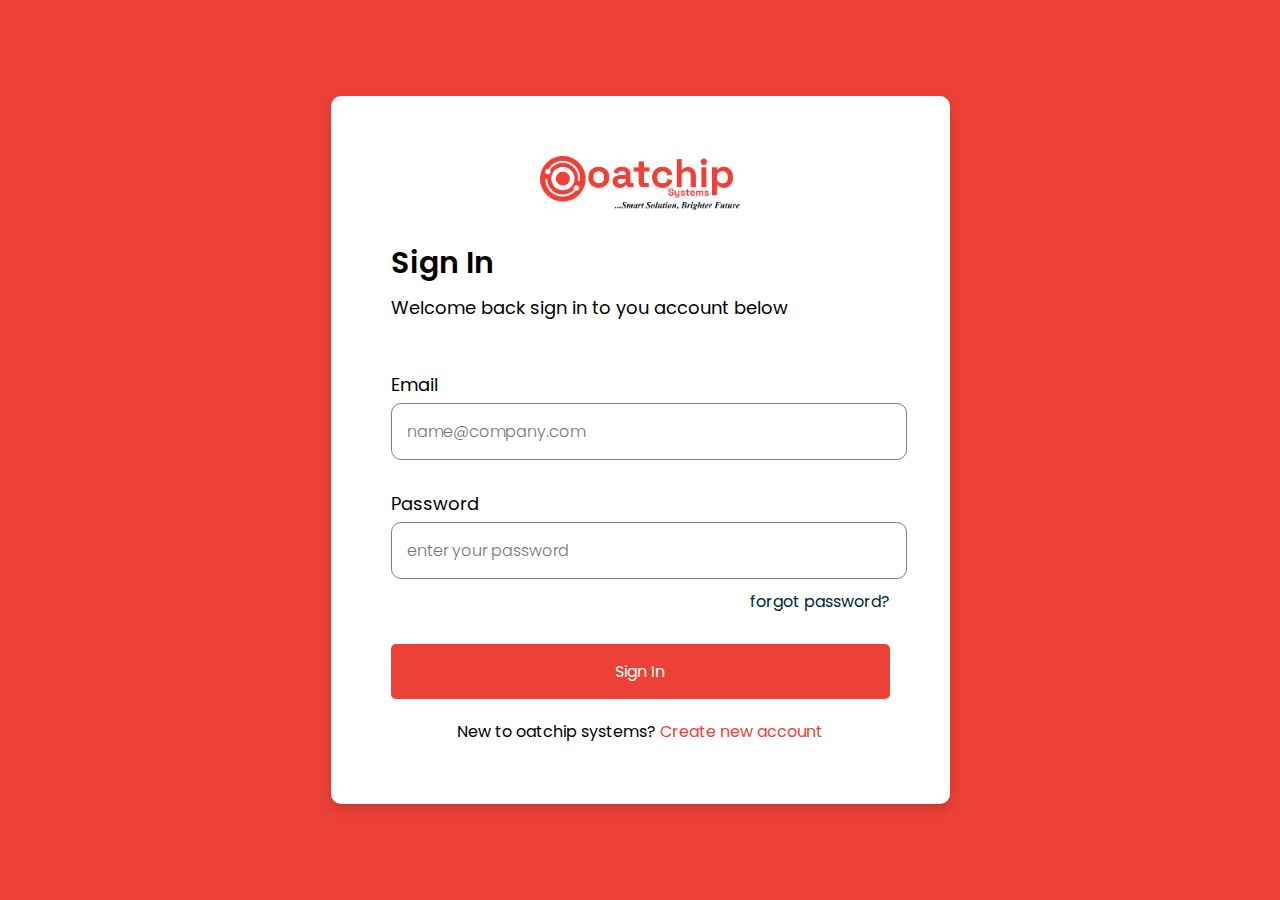
<file: index.html>
<!DOCTYPE html>
<html lang="en">

<head>
    <meta charset="UTF-8">
    <meta http-equiv="X-UA-Compatible" content="IE=edge">
    <meta name="viewport" content="width=device-width, initial-scale=1.0">
    <link rel="stylesheet" href="./css/style.css">
    <link rel="preconnect" href="https://fonts.googleapis.com">
    <link rel="preconnect" href="https://fonts.gstatic.com" crossorigin>
    <link
        href="https://fonts.googleapis.com/css2?family=Nunito+Sans:ital,opsz,wght@0,6..12,200;0,6..12,300;0,6..12,400;0,6..12,500;0,6..12,600;0,6..12,700;0,6..12,800;0,6..12,900;0,6..12,1000;1,6..12,200;1,6..12,300;1,6..12,400;1,6..12,500;1,6..12,600;1,6..12,700;1,6..12,800;1,6..12,900;1,6..12,1000&family=Quicksand:wght@300..700&family=Teko:wght@300..700&display=swap"
        rel="stylesheet">

    <link rel="preconnect" href="https://fonts.googleapis.com">
    <link rel="preconnect" href="https://fonts.gstatic.com" crossorigin>
    <link
        href="https://fonts.googleapis.com/css2?family=Nunito+Sans:ital,opsz,wght@0,6..12,200;0,6..12,300;0,6..12,400;0,6..12,500;0,6..12,600;0,6..12,700;0,6..12,800;0,6..12,900;0,6..12,1000;1,6..12,200;1,6..12,300;1,6..12,400;1,6..12,500;1,6..12,600;1,6..12,700;1,6..12,800;1,6..12,900;1,6..12,1000&family=Poppins:ital,wght@0,100;0,200;0,300;0,400;0,500;0,600;0,700;0,800;0,900;1,100;1,200;1,300;1,400;1,500;1,600;1,700;1,800;1,900&family=Quicksand:wght@300..700&family=Teko:wght@300..700&display=swap"
        rel="stylesheet">
        <link rel="stylesheet" href="https://cdnjs.cloudflare.com/ajax/libs/font-awesome/6.5.2/css/all.min.css" integrity="sha512-SnH5WK+bZxgPHs44uWIX+LLJAJ9/2PkPKZ5QiAj6Ta86w+fsb2TkcmfRyVX3pBnMFcV7oQPJkl9QevSCWr3W6A==" crossorigin="anonymous" referrerpolicy="no-referrer" />

    <title>Login</title>
</head>

<body>

    <!-- logo and title start -->
    <section class="container">
        <div class="box">
            <div class="logo-image">
                <img src="./img/logo.png" alt="">
            </div>
            <div class="box-title">
                <h2>Sign In</h2>
                <p>Welcome back sign in to you account below</p>
            </div>
            <!-- logo and title start -->

            <!-- form start -->
            <form action="">
                <div class="signin-form">
                    <label for="">Email</label>
                    <input type="email" name="" id="" placeholder="name@company.com">

                    <div class="password">
                        <label for="">Password</label>
                        <input type="password" name="" id="" placeholder="enter your password">
                    </div>

                    <div class="forgot-pass"><a href="">forgot password?</a></div>



                    <button type="submit" class="btn">Sign In</button>
            </form>
            <!-- form end -->

            <div class="create-acct">
                <p>New to oatchip systems? <a href="./Sign up.html">Create new account</a></p>
            </div>
        </div>
        </div>
        </div>

        <div class="icon-container">
            <i class="fa-brands fa-square-whatsapp"></i>
        </div>
    </section>
</body>

</html>
</file>
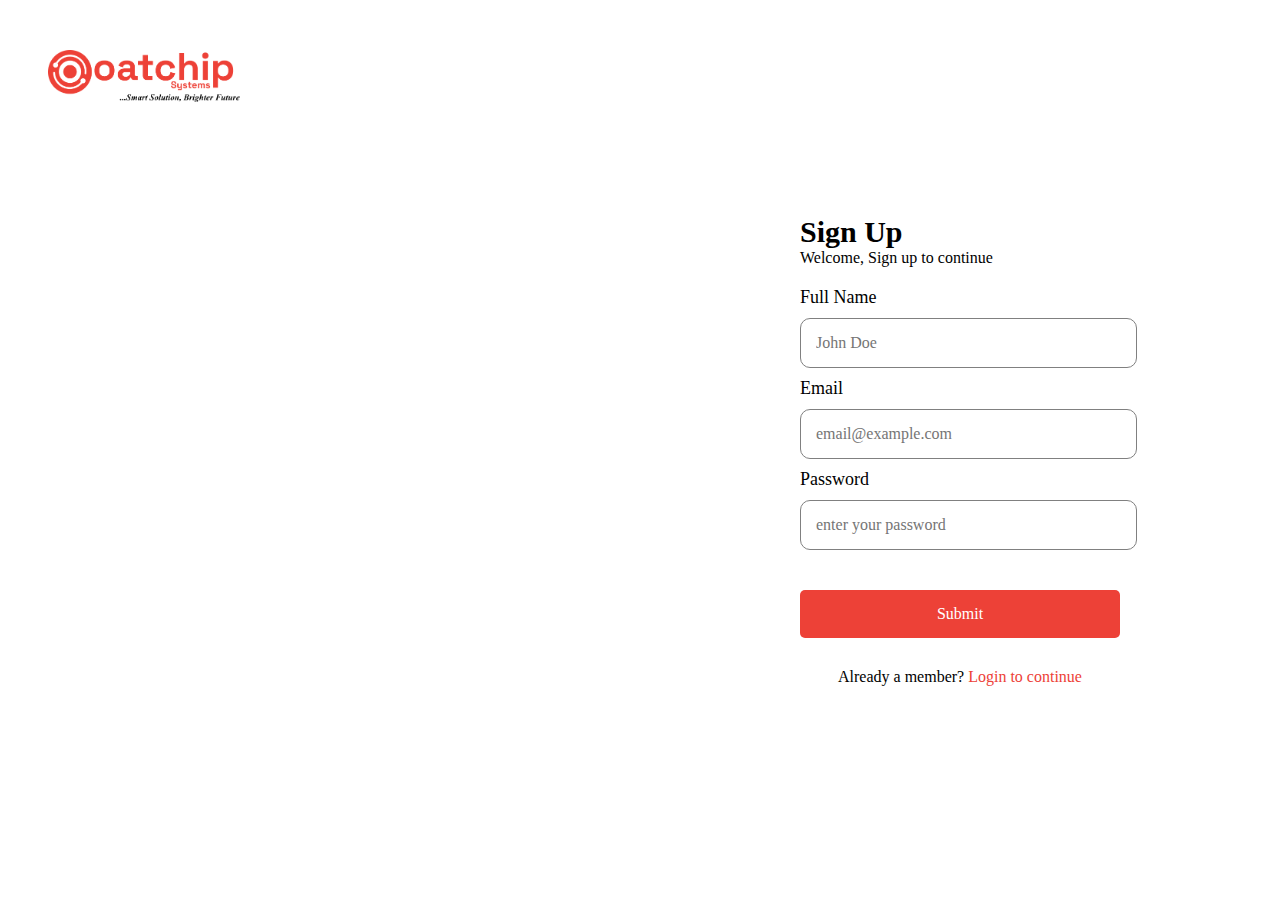
<file: Sign up.html>
<!DOCTYPE html>
<html lang="en">

<head>
    <meta charset="UTF-8">
    <meta http-equiv="X-UA-Compatible" content="IE=edge">
    <meta name="viewport" content="width=device-width, initial-scale=1.0">
    <link rel="stylesheet" href="./css/style.css">
    <title>Create Account</title>
</head>

<body>
    <main class="container">

        <div class="left-box">
<img src="./img/logo.png" alt="">
        </div>

        <div class="right-box">
            <div class="rightbox-content">
                <div class="signup-title">
                    <h2>Sign Up</h2>
                    <p>Welcome, Sign up to continue</p>
                </div>

                <!-- form start -->
                <form action="">
                    <div class="signup-form">

                        <!-- <div class="form-name"> -->
                            <label for="">Full Name
                            <input type="text" name="" id="" placeholder="John Doe">
                        </label>
                        <!-- </div> -->

                        <!-- <div class="form-email"> -->
                            <label for="">Email
                            <input type="email" name="" id="" placeholder="email@example.com">
                        </label>
                        <!-- </div> -->
<!-- 
                        <div class="form-password"> -->
                            <label for="">Password
                            <input type="password" name="" id="" placeholder="enter your password">
                        </label>
                        <!-- </div> -->

                        <div class="signup-btn">
                            <input type="submit" name="" id="">
                        <!-- <button type="submit">Sign Up</button> -->
                    </div>
                </form>
                <!-- form end -->


                <div class="already-member">
                    <p>Already a member? <a href="/index.html">Login to continue</a></p>
                </div>

            </div>

        </div>

    


    </main>
</body>

</html>
</file>
<file: css/style.css>
* {
  margin: 0;
  padding: 0;
  font-family: poppins, serif;
}

section {
  position: relative;
  min-height: 100vh;
  width: 100%;
  display: flex;
  align-items: center;
  justify-content: center;
  background-color: #ED4137;
  /* background-image: url(https://cdn.pixabay.com/photo/2022/10/14/08/03/earbuds-7520738_1280.jpg);
  background-size: cover;
  background-repeat: no-repeat; */

}

.box {
  display: block;
  position: absolute;
  width: auto;
  height: auto;
  background-color: rgb(255, 255, 255);
  padding: 60px;
  border-radius: 10px;
  box-shadow: 0 4px 8px 0 rgba(0, 0, 0, 0.08), 0 6px 20px 0 rgba(0, 0, 0, 0.08);
}


.logo-image {
  display: flex;
  justify-content: center;
  margin-bottom: 30px;
}

.logo-image > img {
  width: 40%;
}

.box-title > h2 {
  font-weight: 600;
  font-size: 30px;
  margin-bottom: 8px;
}

.box-title > p {
  font-size: 18px;
}

.signin-form {
  display: block;
  margin-top: 50px;
}

.signin-form input {
  width: 100%;
  padding: 15px 0 15px 15px;
  margin: 5px 0 10px 0;
  font-size: 16px;
  font-weight: 300;
  color: rgb(187, 184, 184);
  border: 1px solid gray;
  border-radius: 10px;

}

.signin-form label {
  font-size: 18px;
  font-weight: 400;
}

.password {
  margin-top: 20px;
}

.forgot-pass {
    text-align: end;
}

.forgot-pass a{
    color: #001F32;
    text-decoration: none;
}

.btn {
  background-color: #ED4137;
  color: white;
  margin-top: 30px;
  width: 100%;
  padding: 15px;
  border: none;
  border-radius: 5px;
  font-size: 16px;
  font-weight: 400;
  cursor: pointer;

}

.btn:hover {
    background-color: rgba(255, 255, 255, 0);
    color: #ED4137;
    border: 1px solid #ED4137;
}

.create-acct {
    margin-top: 20px;
    text-align: center;
}

.create-acct a{
    color: #ED4137;
    text-decoration: none;
}

.icon-container {
    position: fixed;
    border-radius: 10px;
    color: white;
    right: 50px;
    bottom: 50px;
    font-size: 60px;
}

/* create account */
.container{
  min-height: 100vh;
  width: 100%;
  display: flex;
 
}

.right-box {
    position: relative;
    min-height: auto;
    width: 50%;
    background-color: white;
    display: flex;
    align-items: center;
    justify-content: center;
}

.rightbox-content {
  display: block;
  /* position: absolute; */
  width: 50%;
  height: auto;
  background-color: rgba(255, 255, 255, 0.845);
  padding: 80px;
  border-radius: 10px;
  /* box-shadow: 0 4px 8px 0 rgba(0, 0, 0, 0.08), 0 6px 20px 0 rgba(0, 0, 0, 0.08); */
}

.rightbox-content h2{
    font-size: 30px;
}

.rightbox-content p {
    font-size: 16px;
}

.left-box {
    position: relative;
    min-height: auto;
    width: 50%;
    background-image: url(https://cdn.pixabay.com/photo/2017/05/11/11/15/workplace-2303851_1280.jpg);
    background-size: cover;
    background-repeat: no-repeat;

}

.left-box img{
    position: absolute;
    right: 400px;
    top: 50px;
    width: 30%;
}

.signup-form {
    margin-top: 20px;
    display: block;
}

.signup-form input {
    width: 100%;
    padding: 15px 0 15px 15px;
    margin: 10px 0;
    font-size: 16px;
    font-weight: 300;
    color: rgb(187, 184, 184);
    border: 1px solid gray;
    border-radius: 10px;
  
}

.signup-form label {
    font-size: 18px;
    color: black;
}

.signup-btn {
    display: flex;   
    justify-content: center;

}

.signup-btn input{

background-color: #ED4137;
  color: white;
  margin-top: 30px;
  width: 100%;
  padding: 15px;
  border: none;
  border-radius: 5px;
  font-size: 16px;
  font-weight: 400;
  cursor: pointer;

}

.already-member {
    margin-top: 20px;
    text-align: center;
}

.already-member a {
    color: #ED4137;
    text-decoration: none;
}
</file>
